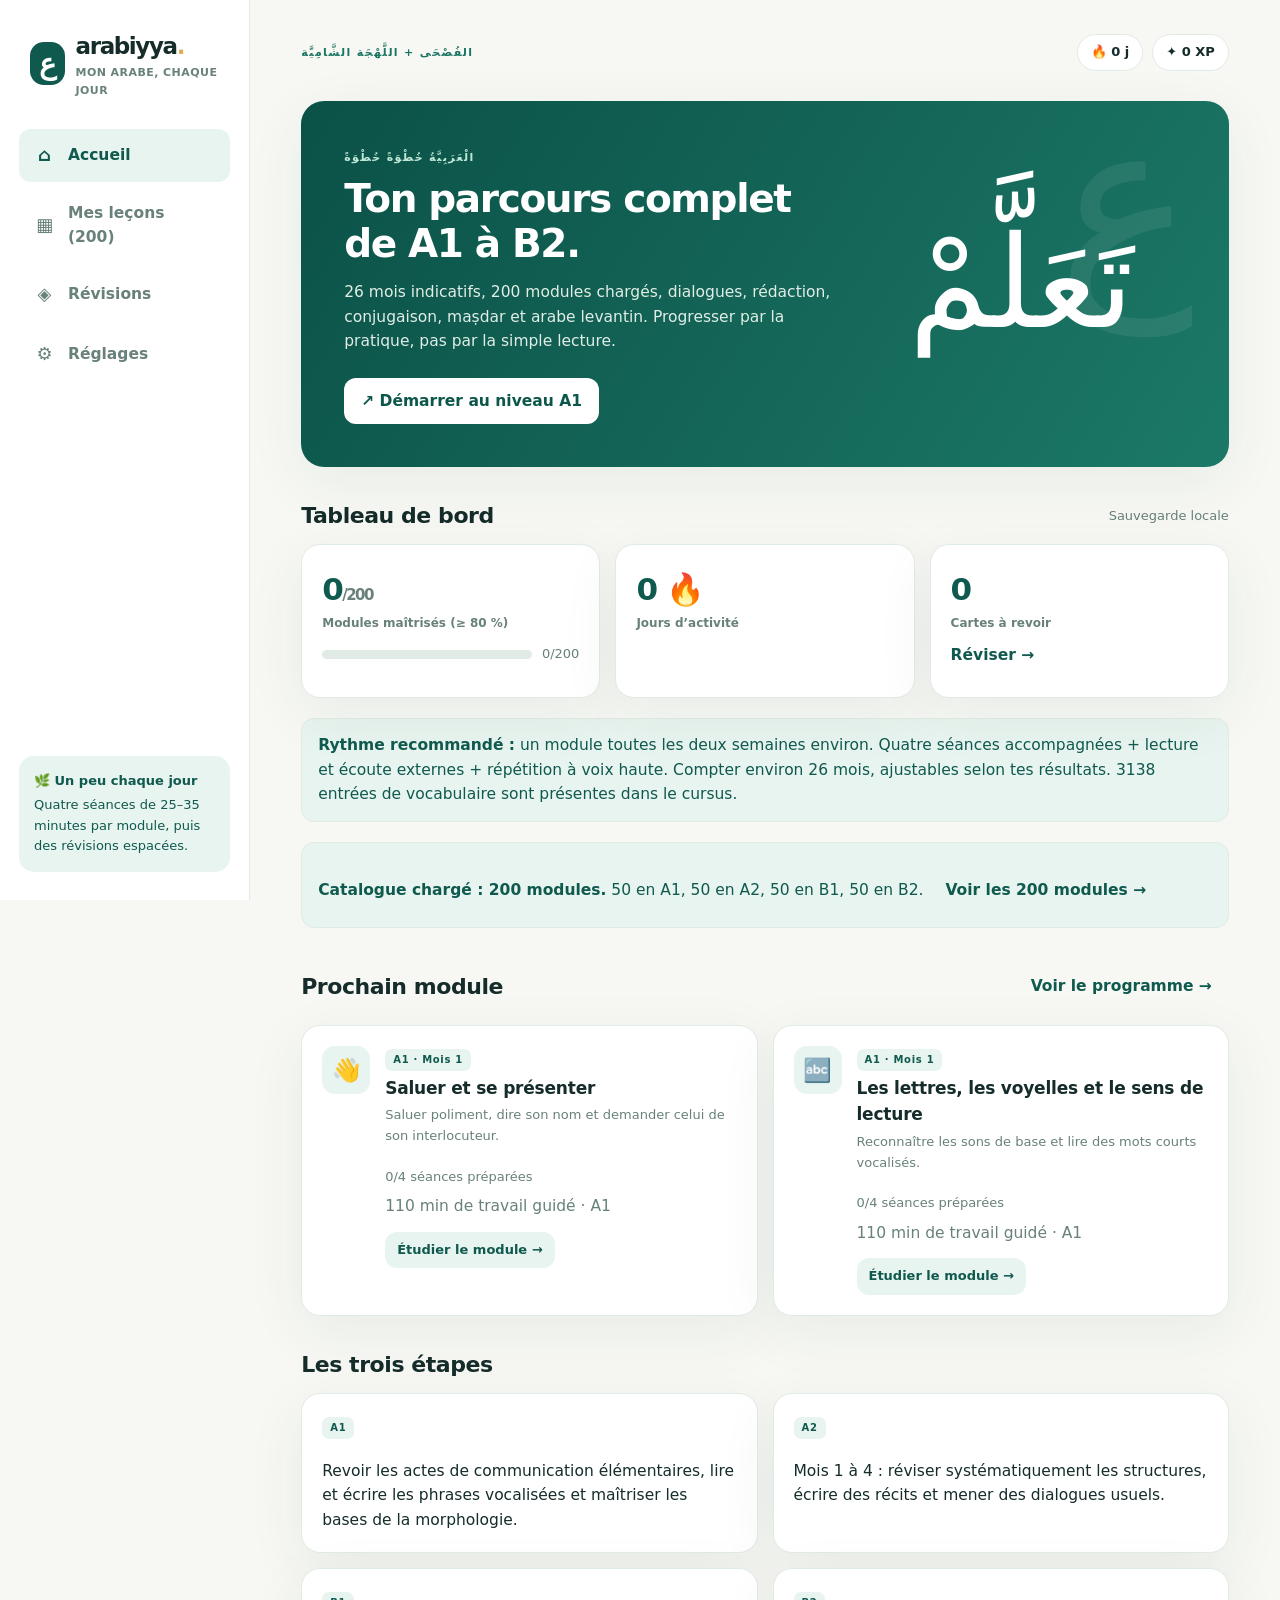
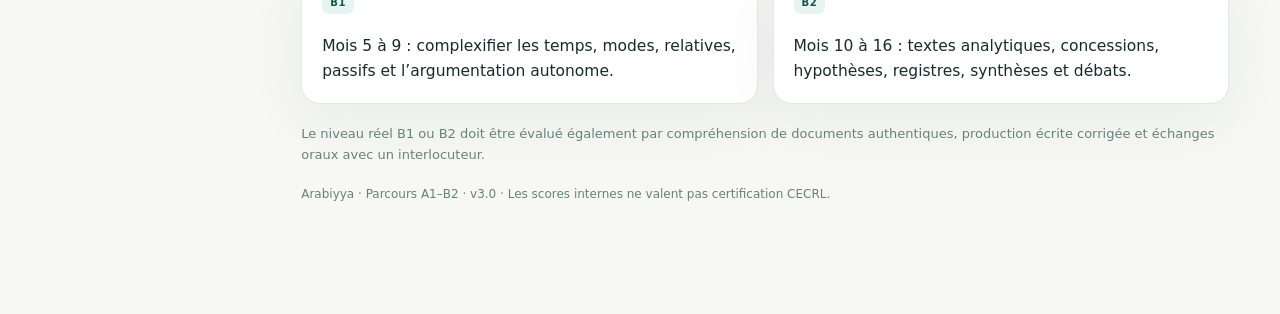
<file: index.html>
<!doctype html>
<html lang="fr">
<head>
  <meta charset="UTF-8" />
  <meta name="viewport" content="width=device-width,initial-scale=1,viewport-fit=cover" />
  <meta name="theme-color" content="#0f594e" />
  <meta name="description" content="Arabiyya, ton parcours interactif pour apprendre l'arabe littéraire, découvrir le levantin et progresser vers B1/B2." />
  <meta name="apple-mobile-web-app-capable" content="yes" />
  <meta name="apple-mobile-web-app-status-bar-style" content="default" />
  <link rel="manifest" href="./manifest.webmanifest?build=2.2" />
  <link rel="icon" sizes="192x192" type="image/png" href="./assets/icon-192.png" />
  <link rel="apple-touch-icon" href="./assets/icon-192.png" />
  <link rel="stylesheet" href="./styles.css?build=2.2" />
  <title>Arabiyya 2.2 — 36 modules A2 à B2</title>
</head>
<body>
  <div id="app"></div>
  <script defer src="./courses.js?build=2.2"></script>
  <script defer src="./app.js?build=2.2"></script>
</body>
</html>
</file>
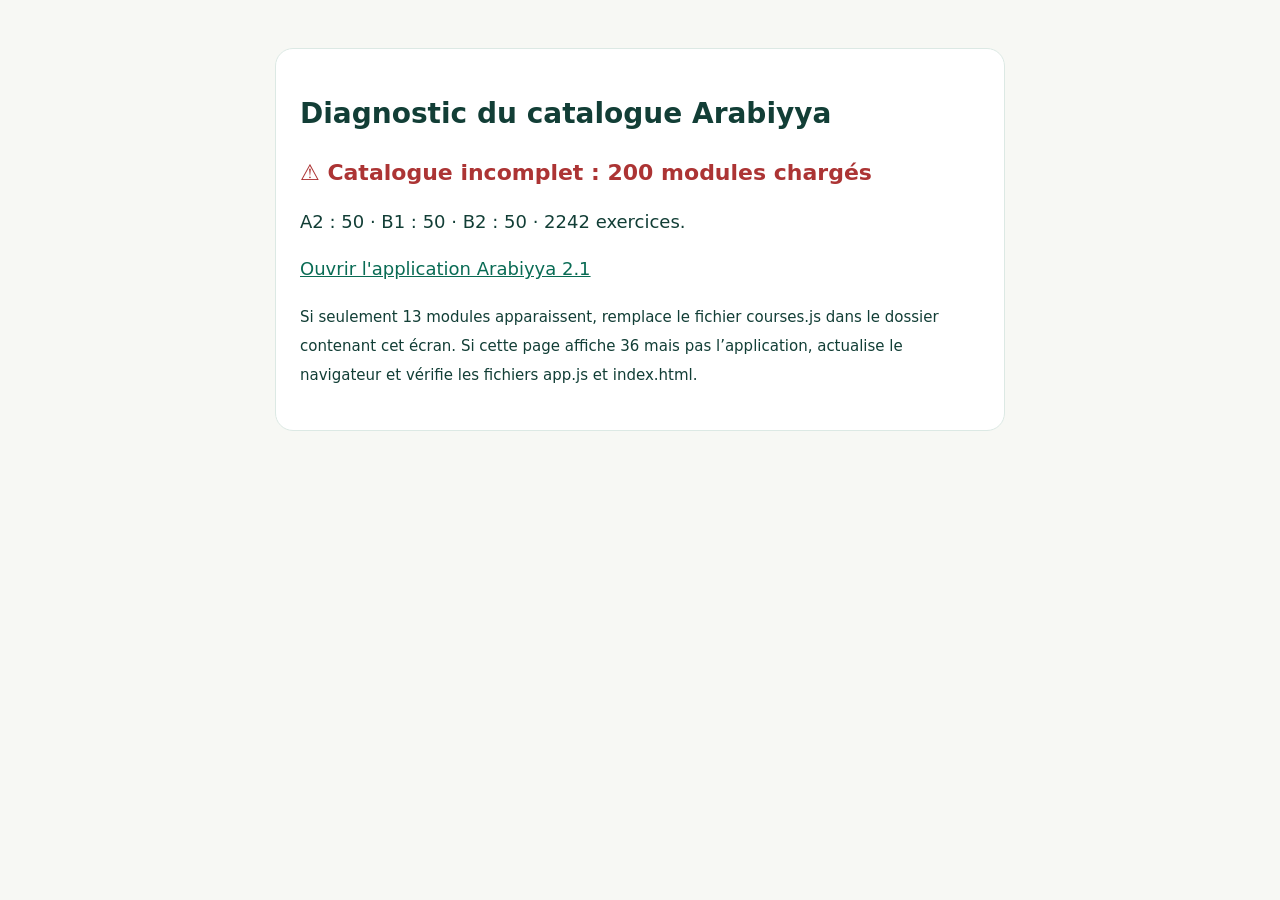
<file: VERIFIER_MODULES.html>
<!doctype html><html lang="fr"><head><meta charset="utf-8"><meta name="viewport" content="width=device-width,initial-scale=1"><title>Vérifier le catalogue Arabiyya 2.1</title><style>body{font:18px/1.6 system-ui;margin:3rem auto;padding:0 20px;max-width:730px;background:#f7f8f4;color:#123e36}.panel{padding:24px;background:white;border-radius:18px;border:1px solid #dce9e4}h1{font-size:28px}a{color:#096b54}strong{font-size:22px}.ok{color:green}.bad{color:#ac3434}</style></head><body><div class="panel"><h1>Diagnostic du catalogue Arabiyya</h1><p id="status">Chargement du fichier courses.js…</p><p id="details"></p><p><a href="./index.html?version=2.1">Ouvrir l'application Arabiyya 2.1</a></p><p><small>Si seulement 13 modules apparaissent, remplace le fichier courses.js dans le dossier contenant cet écran. Si cette page affiche 36 mais pas l’application, actualise le navigateur et vérifie les fichiers app.js et index.html.</small></p></div><script src="./courses.js?build=2.1"></script><script>const d=window.ARABIYYA_DATA;const a=d?.lessons||[];const counts=Object.fromEntries(['A2','B1','B2'].map(k=>[k,a.filter(x=>x.level===k).length]));const ok=a.length===36&&Object.values(counts).every(v=>v===12);document.querySelector('#status').innerHTML=`<strong class="${ok?'ok':'bad'}">${ok?'✓ Catalogue complet':'⚠ Catalogue incomplet'} : ${a.length} modules chargés</strong>`;document.querySelector('#details').textContent=`A2 : ${counts.A2} · B1 : ${counts.B1} · B2 : ${counts.B2} · ${a.reduce((n,l)=>n+(l.quiz||[]).length,0)} exercices.`;</script></body></html>
</file>
<file: styles.css>
:root{--bg:#f7f8f4;--surface:#fff;--ink:#152c2b;--muted:#68817b;--green:#0f594e;--green2:#1c7563;--light:#e8f4ef;--gold:#ddad56;--edge:#e1ebe5;--shadow:0 16px 60px rgba(28,63,52,.065);--arabic-scale:1;color-scheme:light}
[data-theme="dark"]{--bg:#101c1b;--surface:#1a2b28;--ink:#f0f7f3;--muted:#adc1b7;--green:#a5ddcc;--green2:#71cbb0;--light:#29473e;--gold:#efc879;--edge:#375148;--shadow:0 14px 40px rgba(0,0,0,.16);color-scheme:dark}
*{box-sizing:border-box}body{margin:0;background:var(--bg);color:var(--ink);font:15.5px/1.58 Inter,system-ui,-apple-system,BlinkMacSystemFont,"Segoe UI",sans-serif}button,input{font:inherit}button{cursor:pointer}button:disabled{cursor:not-allowed;opacity:.46}a{color:var(--green2);text-decoration-thickness:1px;text-underline-offset:3px}a:hover{text-decoration:none}h1,h2,h3,h4,p{margin:0}h1{font-size:clamp(27px,3.5vw,39px);line-height:1.16;letter-spacing:-.035em}h2{font-size:24px;line-height:1.23;letter-spacing:-.02em}h3{font-size:17px;letter-spacing:-.012em}p+p{margin-top:9px}button:focus-visible,a:focus-visible,input:focus-visible{outline:3px solid var(--gold);outline-offset:3px}.app-shell{min-height:100vh;display:grid;grid-template-columns:250px minmax(0,1fr)}.sidebar{background:var(--surface);border-right:1px solid var(--edge);padding:28px 19px;position:sticky;top:0;height:100vh;display:flex;flex-direction:column;gap:30px}.brand{display:flex;align-items:center;gap:11px;padding:0 11px}.brand-icon{width:43px;height:43px;border-radius:14px;background:var(--green);display:grid;place-items:center;font:700 29px Georgia,serif;color:#fff}.brand-name{font-size:23px;font-weight:800;letter-spacing:-.06em}.brand-sub{font-size:11px;color:var(--muted);font-weight:600;letter-spacing:.04em;text-transform:uppercase}.nav{display:grid;gap:7px}.nav button{border:0;background:transparent;color:var(--muted);padding:12px 14px;border-radius:12px;text-align:left;font-weight:700;display:flex;gap:12px;align-items:center}.nav button:hover,.nav button.active{background:var(--light);color:var(--green)}.nav .nav-ico{width:23px;display:inline-block;text-align:center;font-size:18px}.side-note{margin-top:auto;border-radius:15px;background:var(--light);padding:15px;color:var(--green);font-size:13px}.side-note strong{display:block;margin-bottom:4px}.main{padding:34px clamp(18px,4vw,58px) 110px;max-width:1300px;width:100%;margin:auto}.topline{display:flex;justify-content:space-between;gap:16px;align-items:center;margin-bottom:30px}.eyebrow{font-weight:800;text-transform:uppercase;letter-spacing:.12em;color:var(--green2);font-size:11px}.small-muted,.hint{color:var(--muted);font-size:13px}.top-stats{display:flex;align-items:center;gap:9px;white-space:nowrap}.stat-pill{border:1px solid var(--edge);background:var(--surface);border-radius:999px;padding:7px 13px;font-weight:800;font-size:13px}.hero{background:linear-gradient(123deg,#0b5147,#1c7967);color:#fff;border-radius:23px;padding:clamp(24px,4vw,43px);position:relative;overflow:hidden;display:grid;grid-template-columns:1.5fr 1fr;gap:20px;box-shadow:var(--shadow)}.hero::after{content:'ع';pointer-events:none;position:absolute;right:35px;top:-35px;font:230px/1.2 Georgia,serif;color:rgba(255,255,255,.075)}.hero h1{margin:8px 0 14px}.hero p{max-width:570px;color:#e0eee6}.hero-art{font-family:Georgia,"Traditional Arabic",serif;font-size:clamp(75px,10vw,130px);align-self:center;text-align:center;position:relative;z-index:1}.btn{border:0;border-radius:12px;padding:11px 17px;font-weight:800;display:inline-flex;gap:8px;align-items:center;justify-content:center;min-height:44px;transition:transform .13s,opacity .13s}.btn:hover{transform:translateY(-1px)}.btn-primary{background:var(--green);color:#fff}.btn-light{background:#fff;color:#0c574a}.btn-outline{background:var(--surface);color:var(--green);border:1px solid var(--edge)}.btn-soft{background:var(--light);color:var(--green)}.btn-text{background:transparent;color:var(--green)}.btn:disabled{transform:none}.hero .btn{margin-top:24px}.section-heading{display:flex;align-items:center;justify-content:space-between;gap:15px;margin:35px 0 15px}.section-heading h2{font-size:22px}.cards{display:grid;grid-template-columns:repeat(3,minmax(0,1fr));gap:15px}.card{background:var(--surface);border:1px solid var(--edge);border-radius:19px;padding:20px;box-shadow:var(--shadow)}.metric-val{font-size:31px;font-weight:850;letter-spacing:-.05em;color:var(--green)}.metric-name{color:var(--muted);font-weight:700;font-size:12px}.progress-track{height:9px;border-radius:10px;background:var(--edge);overflow:hidden}.progress-fill{height:100%;background:var(--green2);border-radius:10px;transition:width .3s}.course-grid{display:grid;grid-template-columns:repeat(2,minmax(0,1fr));gap:15px}.lesson-card{display:flex;gap:15px;align-items:flex-start}.emoji-square{background:var(--light);height:48px;width:48px;flex:none;border-radius:13px;display:grid;place-items:center;font-size:23px}.lesson-card .details{min-width:0;flex:1}.lesson-card h3{margin:4px 0 4px}.level{display:inline-block;padding:3px 8px;border-radius:7px;background:var(--light);font-size:10px;font-weight:900;letter-spacing:.07em;color:var(--green)}.completed{color:var(--green2);font-weight:800}.muted{color:var(--muted)}.lesson-card .btn{margin-top:13px;font-size:13px;padding:8px 12px;min-height:34px}.level-heading{display:flex;align-items:baseline;gap:12px;margin:30px 0 12px}.level-heading h2{font-size:23px}.back{margin-bottom:18px;display:inline-flex;align-items:center;gap:6px;font-weight:750;background:none;border:0;color:var(--green);padding:5px 0}.lesson-head{display:flex;align-items:flex-start;gap:18px;margin-bottom:25px}.lesson-head .emoji-square{width:70px;height:70px;font-size:31px}.lesson-head h1{margin:6px 0 10px}.lesson-content{display:grid;grid-template-columns:minmax(0,1fr) 280px;gap:22px;align-items:start}.content-col{display:grid;gap:17px}.panel-title{display:flex;justify-content:space-between;align-items:center;gap:12px;margin-bottom:16px}.grammar-point+.grammar-point{border-top:1px solid var(--edge);padding-top:15px;margin-top:15px}.grammar-point h3{margin-bottom:6px}.rich-text{line-height:1.9}.arabic-inline{font-family:"Noto Naskh Arabic","Amiri","Traditional Arabic",Tahoma,serif;font-size:calc(1.22em * var(--arabic-scale));line-height:1.9;direction:rtl;unicode-bidi:isolate}.arabic-xl{font:500 calc(clamp(30px,3.5vw,43px) * var(--arabic-scale))/1.85 "Noto Naskh Arabic","Amiri","Traditional Arabic",Tahoma,serif;direction:rtl;letter-spacing:0;text-align:right;overflow-wrap:anywhere}.arabic-lg{font:500 calc(27px * var(--arabic-scale))/1.8 "Noto Naskh Arabic","Amiri","Traditional Arabic",Tahoma,serif;direction:rtl;overflow-wrap:anywhere}.arabic-md{font:500 calc(22px * var(--arabic-scale))/1.8 "Noto Naskh Arabic","Amiri","Traditional Arabic",Tahoma,serif;direction:rtl;overflow-wrap:anywhere}.arabic-reading{font:500 calc(35px * var(--arabic-scale))/2 "Noto Naskh Arabic","Amiri","Traditional Arabic",Tahoma,serif;direction:rtl;text-align:right}.example{padding:15px 0;border-top:1px solid var(--edge)}.example:first-of-type{border-top:0}.exline{display:flex;gap:8px;justify-content:space-between;align-items:center}.arabic-text-wrap{min-width:0;flex:1}.listen{border:1px solid var(--edge);border-radius:11px;background:var(--light);color:var(--green);min-width:42px;min-height:42px;font-size:19px}.analysis-details{margin-top:10px}.analysis-details summary{cursor:pointer;color:var(--green);font-weight:750;font-size:13px}.taglist{display:flex;flex-wrap:wrap;gap:7px;margin:8px 0}.tag{border-radius:8px;background:var(--light);padding:6px 9px;font-size:12px}.verb-table,.small-table{width:100%;border-collapse:collapse;text-align:left}.verb-table td,.verb-table th,.small-table td{border-bottom:1px solid var(--edge);padding:10px 8px;vertical-align:middle}.verb-table th{color:var(--muted);font-size:12px}.word-grid{display:grid;grid-template-columns:repeat(2,minmax(0,1fr));gap:9px}.word-card{background:var(--bg);border:1px solid var(--edge);border-radius:12px;padding:13px 9px;text-align:center;min-height:110px;display:grid;align-content:center}.word-card:hover{border-color:var(--green2)}.word-card small{font-size:11px;color:var(--muted);margin-top:2px}.side-panel{position:sticky;top:20px}.side-panel p{margin:11px 0}.dialect{border-left:3px solid var(--gold);padding-left:14px;margin:14px 0}.dialect .arabic-lg{font-size:calc(25px * var(--arabic-scale))}.reading{background:var(--light);padding:20px;border-radius:14px}.reading .arabic-reading{margin:10px 0}.quiz-wrap{max-width:710px;margin:auto}.quiz-step{font-weight:800;font-size:13px;color:var(--green)}.quiz-question{font-size:21px;margin:14px 0 22px;font-weight:750}.option{display:flex;align-items:center;gap:13px;text-align:left;width:100%;border:2px solid var(--edge);background:var(--surface);border-radius:13px;padding:13px 16px;margin:9px 0;color:var(--ink);min-height:64px}.option:hover:not(:disabled){border-color:var(--green2)}.option.selected{border-color:var(--green2)}.option.good{border-color:#33987c;background:var(--light)}.option.bad{border-color:#d07773;background:var(--surface)}.option-letter{border-radius:9px;background:var(--light);color:var(--green);width:29px;height:29px;display:grid;place-items:center;flex:none;font-weight:900;font-size:13px}.answer-input{font-size:32px;font-family:Tahoma,Arial,sans-serif;padding:14px 18px;border:2px solid var(--edge);background:var(--surface);color:var(--ink);width:100%;border-radius:12px;direction:rtl;text-align:right}.feedback{padding:18px;background:var(--light);border-radius:12px;margin-top:18px}.feedback strong{font-size:17px}.quiz-controls{display:flex;gap:11px;justify-content:space-between;margin-top:23px;flex-wrap:wrap}.flashcard{max-width:550px;min-height:280px;border:2px solid var(--edge);border-radius:24px;background:var(--surface);padding:27px;display:flex;flex-direction:column;align-items:center;justify-content:center;text-align:center;gap:10px;margin:20px auto;box-shadow:var(--shadow);cursor:pointer}.flashcard .arabic-xl{text-align:center}.review-buttons{display:flex;justify-content:center;gap:13px;flex-wrap:wrap}.notice{padding:14px 16px;border:1px solid var(--edge);background:var(--light);border-radius:13px;color:var(--green)}.settings-row{border-bottom:1px solid var(--edge);padding:18px 0;display:flex;justify-content:space-between;align-items:center;gap:20px}.settings-row label{font-weight:800}.range{accent-color:var(--green2);width:160px}.footnote{font-size:12px;color:var(--muted)}.bottombar{display:none}.separator{height:1px;background:var(--edge);margin:16px 0}.empty{padding:46px 15px;text-align:center}.empty .emoji{font-size:41px;margin-bottom:12px}.mini-progress{display:flex;align-items:center;gap:10px;margin-top:11px}.mini-progress .progress-track{flex:1}.install-info{background:var(--light);border-radius:12px;padding:13px 15px;margin-top:12px}.center{text-align:center}.mb-12{margin-bottom:12px}.mt-20{margin-top:20px}.flex-end{display:flex;justify-content:flex-end;gap:10px}.focus-bar{background:var(--surface);border:1px solid var(--edge);border-radius:13px;padding:17px;display:flex;gap:12px;align-items:center;justify-content:space-between}.danger{color:#bb534f}.import-input{display:none}
@media(max-width:1050px){.app-shell{grid-template-columns:205px 1fr}.sidebar{padding:24px 11px}.lesson-content{grid-template-columns:1fr}.side-panel{position:static}.hero{grid-template-columns:1.5fr .5fr}.hero-art{font-size:75px}}
@media(max-width:750px){body{font-size:15px}.app-shell{display:block}.sidebar{display:none}.main{padding:20px 16px 100px}.topline{margin-bottom:18px}.hero{padding:24px;grid-template-columns:1fr}.hero-art{display:none}.cards{grid-template-columns:repeat(3,minmax(0,1fr));gap:8px}.cards .card{padding:12px}.metric-val{font-size:25px}.metric-name{font-size:11px}.course-grid{grid-template-columns:1fr}.card{padding:17px}.lesson-head .emoji-square{width:56px;height:56px}.lesson-head{gap:12px}.word-grid{grid-template-columns:repeat(2,minmax(0,1fr))}.bottombar{display:grid;grid-template-columns:repeat(4,1fr);position:fixed;bottom:0;left:0;right:0;background:var(--surface);border-top:1px solid var(--edge);z-index:10;padding:6px 5px max(7px,env(safe-area-inset-bottom));box-shadow:0 -8px 35px #00000009}.bottombar button{border:0;background:none;color:var(--muted);font-size:10px;font-weight:800;padding:6px 0;display:grid;place-items:center;gap:0}.bottombar .ico{font-size:21px}.bottombar button.active{color:var(--green2)}.arabic-xl{font-size:calc(32px * var(--arabic-scale))}.arabic-reading{font-size:calc(30px * var(--arabic-scale))}.top-stats .stat-pill:nth-child(2){display:none}.settings-row{align-items:flex-start;flex-direction:column;gap:8px}.range{width:100%}}
@media(prefers-reduced-motion:reduce){*{transition:none!important;scroll-behavior:auto!important}}
/* Arabiyya v2 — modules longs et ateliers de production */
.month-jump{display:flex;flex-wrap:wrap;gap:7px;margin:20px 0 12px}.month-jump a{display:grid;place-items:center;width:39px;height:39px;border-radius:10px;border:1px solid var(--edge);background:var(--surface);text-decoration:none;font-weight:750}.month-jump a:hover{background:var(--light)}
.lesson-toc{display:flex;flex-wrap:wrap;gap:8px;margin:0 0 23px}.lesson-toc a{font-size:12px;font-weight:750;padding:7px 11px;background:var(--surface);border:1px solid var(--edge);border-radius:30px;text-decoration:none}
.session-list{margin:15px 0;display:grid;gap:9px}.session-item{display:flex;gap:12px;padding:13px;background:var(--bg);border:1px solid var(--edge);border-radius:12px;cursor:pointer}.session-item input{align-self:flex-start;margin-top:5px;accent-color:var(--green2);width:19px;height:19px}.session-item strong{display:block}.session-item small{display:block;color:var(--muted);font-size:13px;margin-top:3px}
.dialogue-list{display:grid;gap:12px;margin-top:14px}.dialogue-turn{border:1px solid var(--edge);border-radius:14px;padding:15px;background:var(--bg)}.dialogue-speaker{font-size:12px;color:var(--green2);font-weight:900;letter-spacing:.02em;margin-bottom:8px}
.writing-prompt{font-size:16px;line-height:1.75;margin:13px 0 16px}.writing-area{display:block;width:100%;min-height:235px;border:2px solid var(--edge);border-radius:12px;padding:18px;background:var(--bg);color:var(--ink);font:500 calc(24px * var(--arabic-scale))/1.8 "Noto Naskh Arabic","Amiri",Tahoma,serif;resize:vertical;margin:10px 0 14px}.criteria{border-top:1px solid var(--edge);margin-top:20px;padding-top:15px}.criteria p{color:var(--muted);margin-top:6px}
.module-navigation{display:flex;flex-wrap:wrap;justify-content:space-between;gap:9px}.module-navigation .btn{max-width:100%}.content-col .reading{overflow-wrap:anywhere}
@media(max-width:750px){.lesson-toc{flex-wrap:nowrap;overflow-x:auto;padding-bottom:6px}.lesson-toc a{white-space:nowrap}.module-navigation{flex-direction:column}.module-navigation .btn{width:100%}.session-item{padding:10px}.writing-area{min-height:200px}}
</file>
